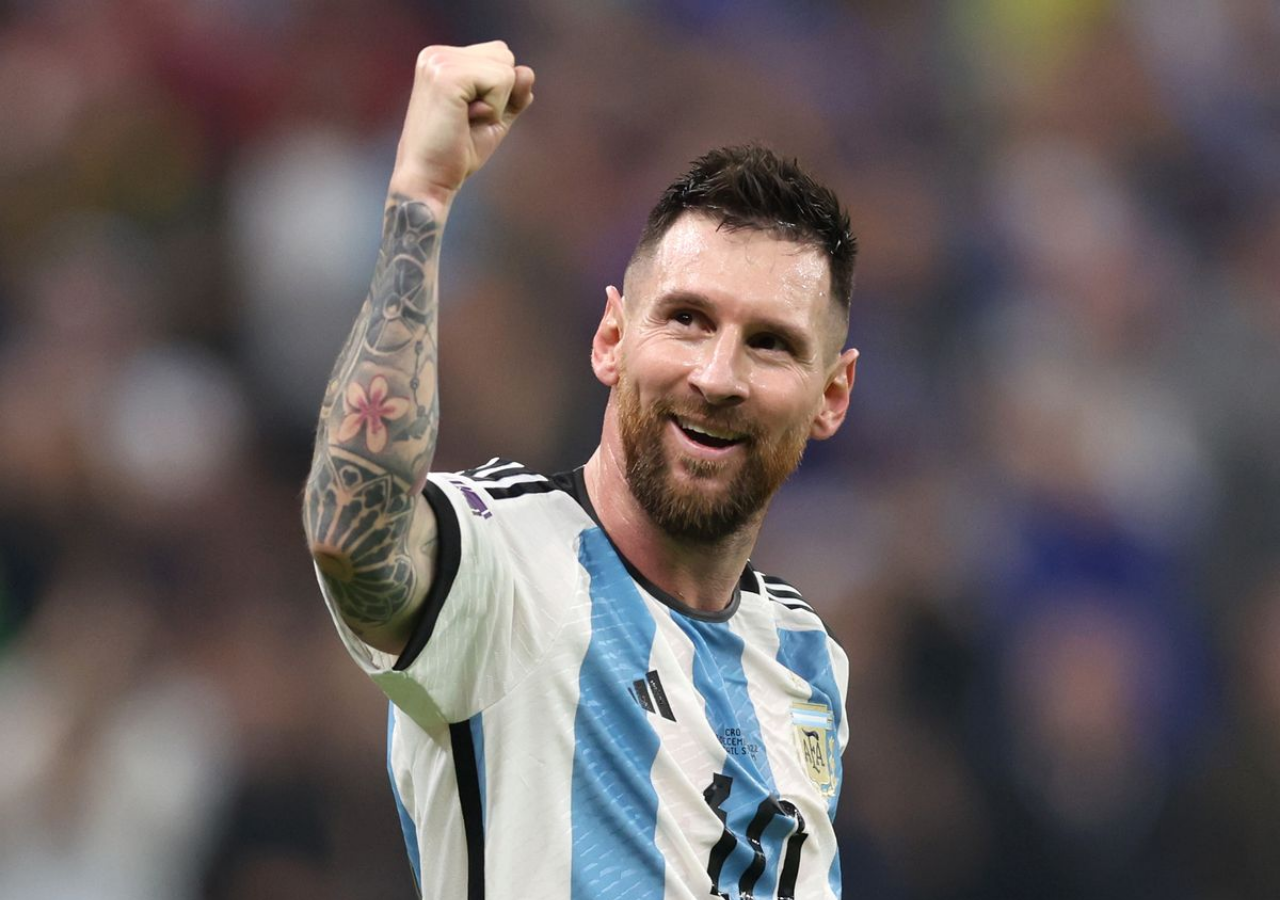
<file: index.html>
<!DOCTYPE html>
<html lang="en">
<head>
    <meta charset="UTF-8">
    <meta name="viewport" content="width=device-width, initial-scale=1.0">
    <title>Document</title>
<link rel="stylesheet" href="new3.css">
</head>

 
<body>
    


    
</body>
</html>
</file>
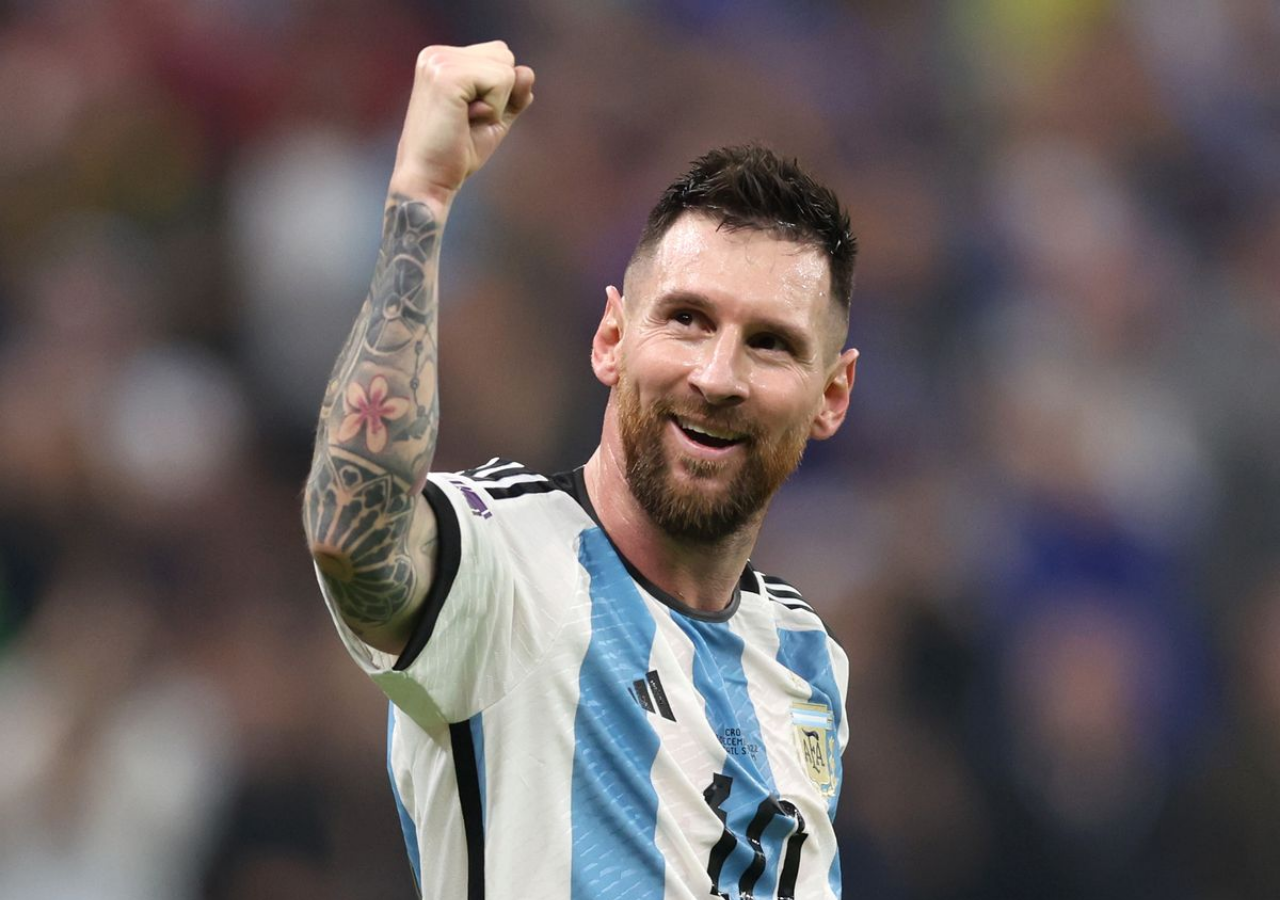
<file: new3.html>
<!DOCTYPE html>
<html lang="en">
<head>
    <meta charset="UTF-8">
    <meta name="viewport" content="width=device-width, initial-scale=1.0">
    <title>Document</title>
<link rel="stylesheet" href="new3.css">
</head>

 
<body>
    


    
</body>
</html>
</file>
<file: new3.css>
body{
    background-image: url('leo.jpeg');
    background-repeat: no-repeat;
    background-size: 100%;
    /* background-color: aquax; */
}
</file>
